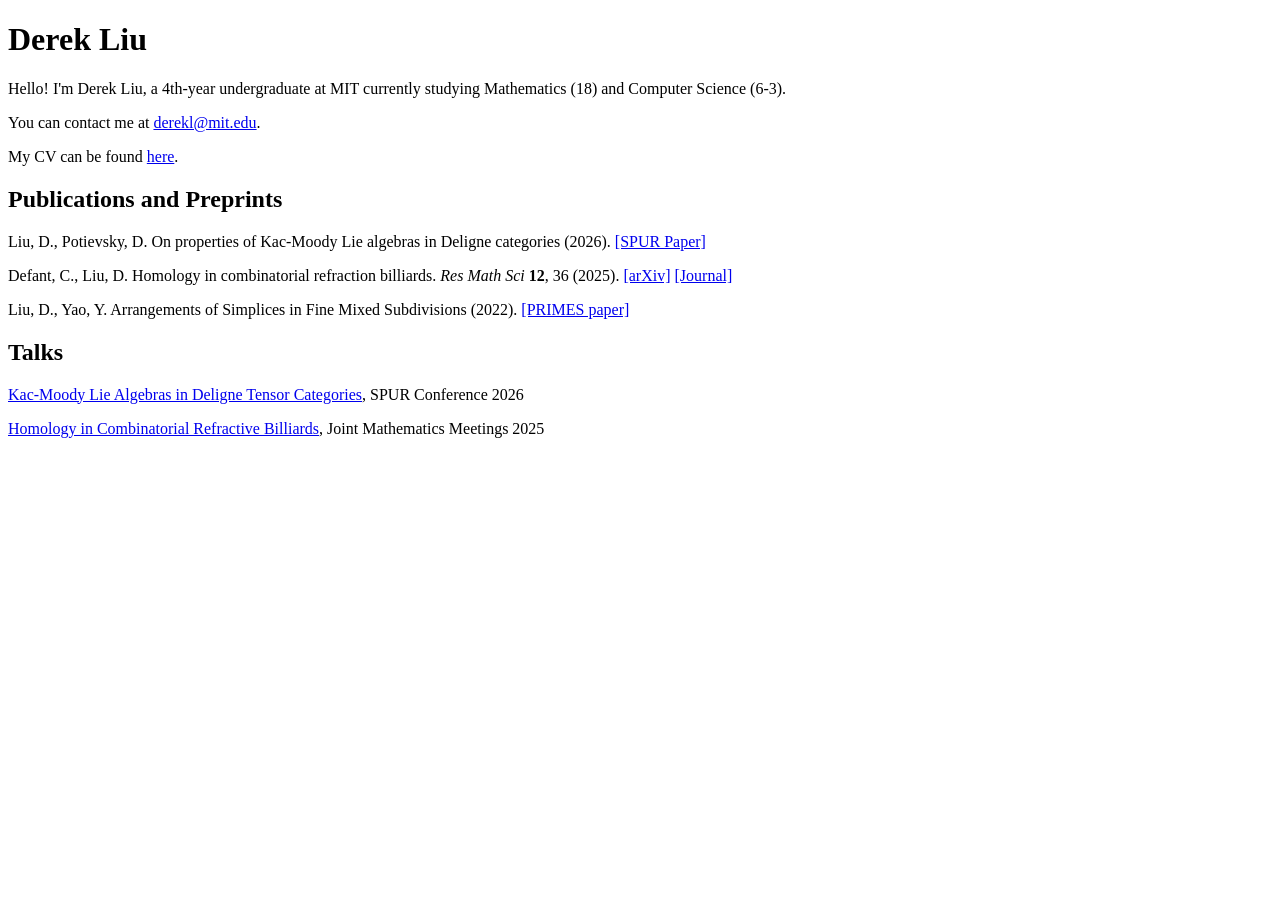
<file: index.html>
<!DOCTYPE html>
<html>

<head>
  <title>Derek Liu</title>
</head>

<body>
  <h1>Derek Liu</h1>

  <p>Hello! I'm Derek Liu, a 4th-year undergraduate at MIT currently studying Mathematics (18) and Computer Science
    (6-3). </p>
  <p>You can contact me at <a href=mailto:derekl@mit.edu>derekl@mit.edu</a>.</p>
  <p>My CV can be found <a href=files/resume102826.pdf>here</a>.</p>

  <h2>Publications and Preprints</h2>
  <p>Liu, D., Potievsky, D. On properties of Kac-Moody Lie algebras in Deligne categories (2026). <a
      href="papers/spurpaper.pdf">[SPUR Paper]</a></p>
  <p>Defant, C., Liu, D. Homology in combinatorial refraction billiards. <i>Res Math Sci</i> <b>12</b>, 36 (2025). <a
      href=https://arxiv.org/abs/2502.06013>[arXiv]</a> <a href=https://doi.org/10.1007/s40687-025-00524-8>[Journal]</a>
  </p>
  <p>Liu, D., Yao, Y. Arrangements of Simplices in Fine Mixed Subdivisions (2022). <a
      href=https://math.mit.edu/research/highschool/primes/materials/2022/Liu-Yao.pdf>[PRIMES paper]</a></p>

  <h2>Talks</h2>
  <p><a href=slides/spurslides.pdf>Kac-Moody Lie Algebras in Deligne Tensor Categories</a>, SPUR Conference 2026</p>
  <p><a href=slides/Homology_in_Combinatorial_Refractive_Billiards_JMM_2025_Slides.pdf>Homology in Combinatorial
      Refractive Billiards</a>, Joint Mathematics Meetings 2025</p>

</body>
</file>
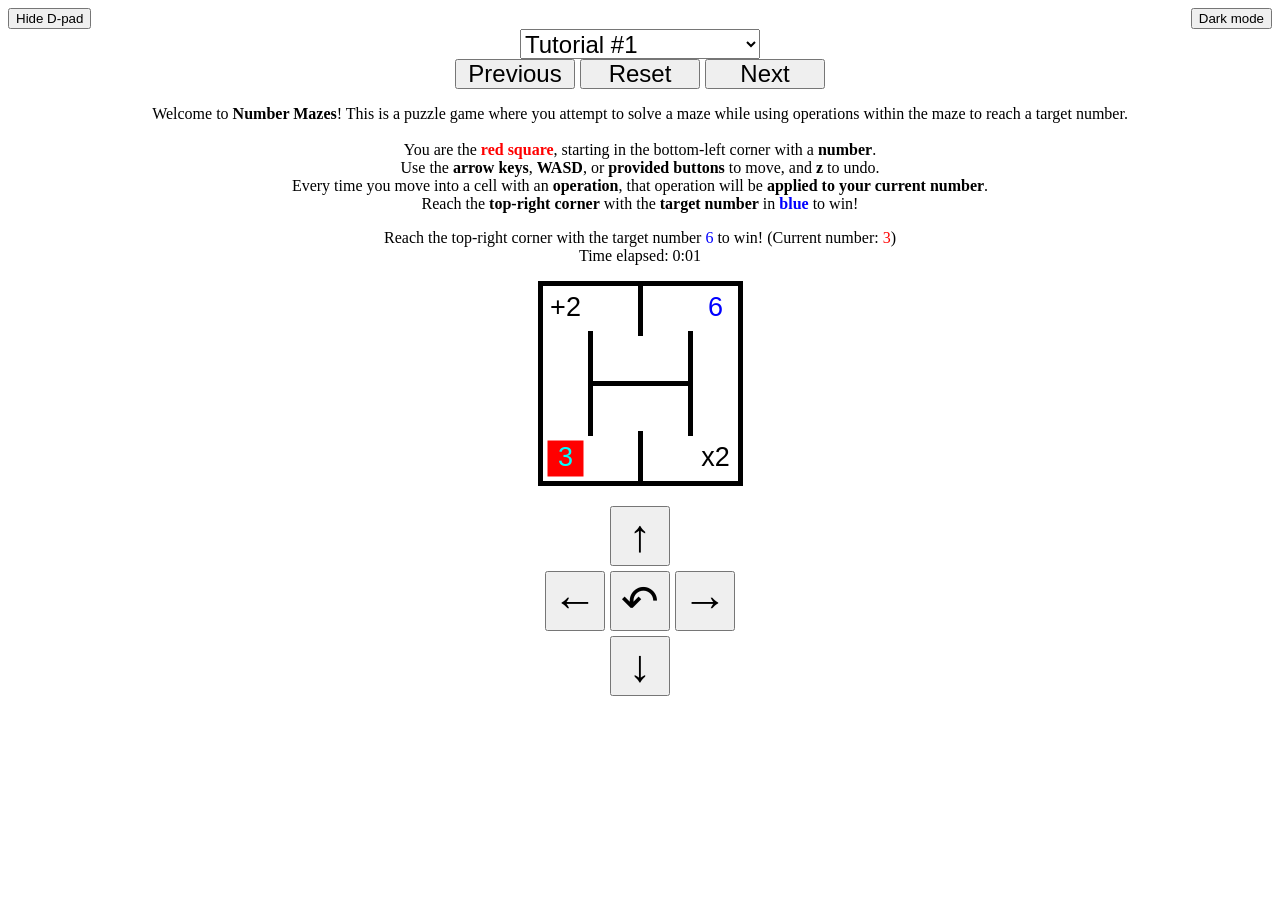
<file: number-maze/index.html>
<!DOCTYPE html>
<html>

<head>
    <title>Number Maze</title>
    <link rel="stylesheet" href="style.css">
    <meta name="viewport" content="width=device-width, initial-scale=1.0">
</head>

<body>
    <div id="verticalWrapper">
        <div id="topButtons">
            <button id="hideControlsButton">Hide D-pad</button>
            <button id="darkModeButton">Dark mode</button>
        </div>
        <select id="levelSelect"></select>
        <div id="levelButtons">
            <button id="previousLevel">Previous</button>
            <button id="resetLevel">Reset</button>
            <button id="nextLevel">Next</button>
        </div>

        <p id="introText"></p>
        <p id="status"></p>
        <p id="timeText"></p>

        <canvas id="game" width="600" height="600"></canvas>

        <div id="controls">
            <button id="upButton">↑</button>
            <button id="leftButton">←</button>
            <button id="undoButton">↶</button>
            <button id="rightButton">→</button>
            <button id="downButton">↓</button>
        </div>

    </div>

    <script src="mazes_list.js"></script>
    <script src="maze.js"></script>
</body>
</file>
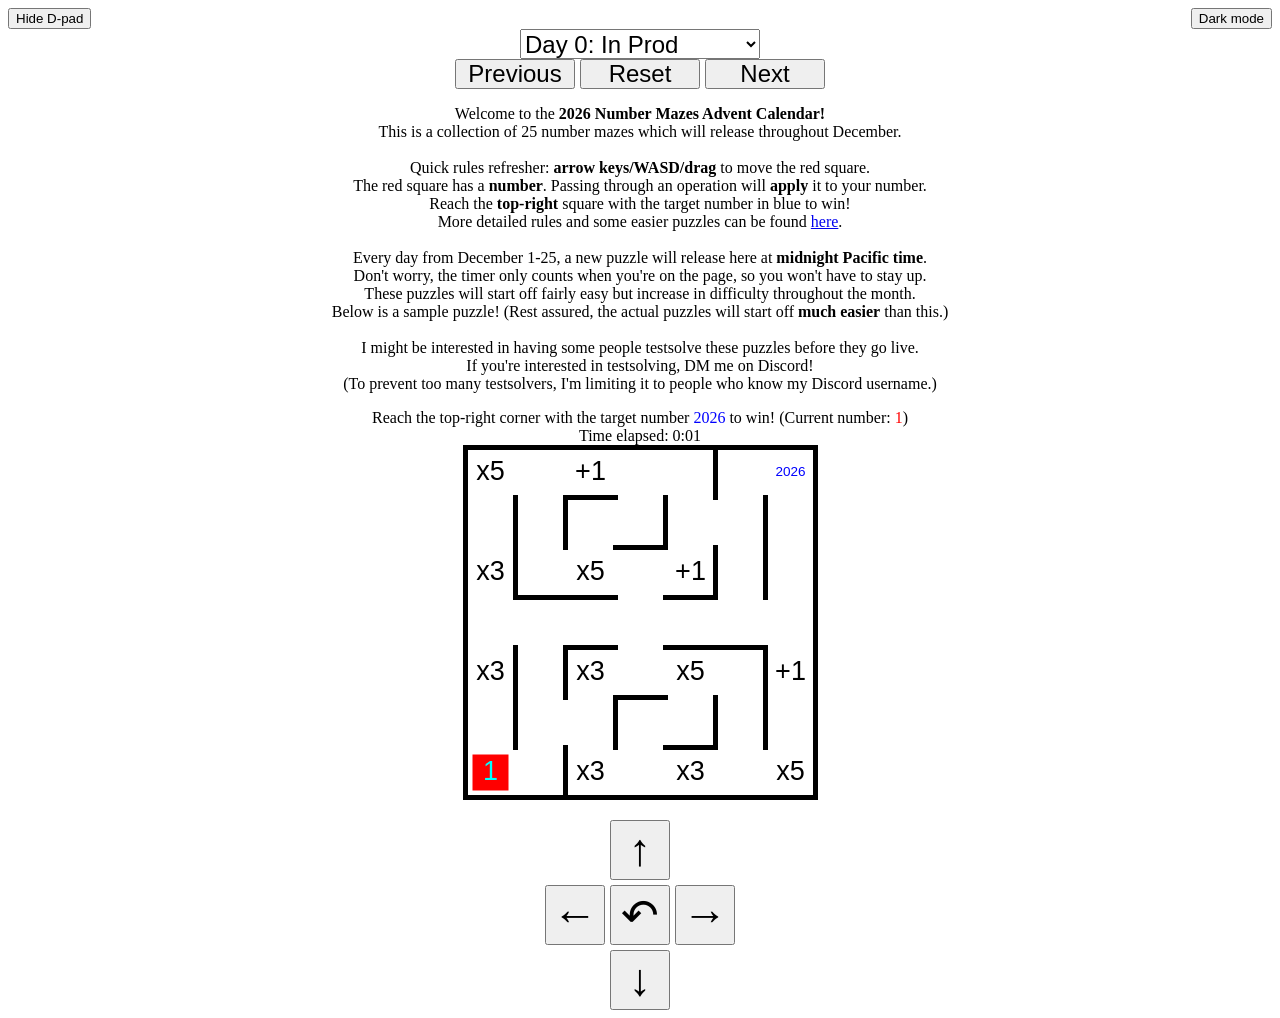
<file: number-maze/advent-2026/index.html>
<!DOCTYPE html>
<html>

<head>
    <title>Number Maze</title>
    <link rel="stylesheet" href="style.css">
    <meta name="viewport" content="width=device-width, initial-scale=1.0">
</head>

<body>
    <div id="verticalWrapper">
        <div id="topButtons">
            <button id="hideControlsButton">Hide D-pad</button>
            <button id="darkModeButton">Dark mode</button>
        </div>
        <select id="levelSelect"></select>
        <div id="levelButtons">
            <button id="previousLevel">Previous</button>
            <button id="resetLevel">Reset</button>
            <button id="nextLevel">Next</button>
        </div>

        <p id="introText"></p>
        <p id="status"></p>
        <div id="solveInfo">
            <p id="timeText"></p>
            <button id="share">Share</button>
        </div>

        <canvas id="game" width="600" height="600"></canvas>

        <div id="controls">
            <button id="upButton">↑</button>
            <button id="leftButton">←</button>
            <button id="undoButton">↶</button>
            <button id="rightButton">→</button>
            <button id="downButton">↓</button>
        </div>

    </div>

    <script src="mazes_list.js"></script>
    <script src="maze.js"></script>
</body>
</file>
<file: number-maze/style.css>
body {
    background-color: white;
    color: black;
}

body.dark {
    background-color: black;
    color: white;
}

#topButtons {
    width: 100%;
    display: flex;
    justify-content: space-between;
}

#levelSelect {
    width: 240px;
    height: 30px;
    font-size: 24px;

    display: flex;
    justify-content: center;
    align-items: center;
}

#levelButtons {
    display: grid;
    grid-template-columns: 120px 120px 120px;
    grid-template-rows: 30px;
    gap: 5px;
}

#previousLevel {
    grid-column: 1;
    grid-row: 1;
}

#resetLevel {
    grid-column: 2;
    grid-row: 1;
}

#nextLevel {
    grid-column: 3;
    grid-row: 1;
}


#levelButtons button {
    width: 120px;
    height: 30px;
    font-size: 24px;

    display: flex;
    justify-content: center;
    align-items: center;
}

#introText {
    white-space: pre-line;
    text-align: center;
    max-width: 90vw;
    overflow-wrap: break-word;
    margin-bottom: 0px;
}

#status {
    white-space: pre-line;
    text-align: center;
    max-width: 90vw;
    overflow-wrap: break-word;
    margin-bottom: 0px;
}

#timeText {
    white-space: pre-line;
    text-align: center;
    max-width: 90vw;
    overflow-wrap: break-word;
    margin-top: 0px;
}

#verticalWrapper {
    display: flex;
    flex-direction: column;
    align-items: center;
}

#game {
    touch-action: none;
}

#controls {
    display: grid;
    grid-template-columns: 60px 60px 60px;
    grid-template-rows: 60px 60px 60px;
    gap: 5px;
}

#controls.hidden {
    display: none;
}

#upButton {
    grid-column: 2;
    grid-row: 1;
}

#leftButton {
    grid-column: 1;
    grid-row: 2;
}

#rightButton {
    grid-column: 3;
    grid-row: 2;
}

#downButton {
    grid-column: 2;
    grid-row: 3;
}

#undoButton {
    grid-column: 2;
    grid-row: 2;
}

#controls button {
    width: 60px;
    height: 60px;
    font-size: 45px;

    display: flex;
    justify-content: center;
    align-items: center;

    padding: 0;
    box-sizing: border-box;

    touch-action: manipulation;
}

#controls {
    margin-top: 20px;
}
</file>
<file: number-maze/advent-2026/style.css>
body {
    background-color: white;
    color: black;
}

body.dark {
    background-color: black;
    color: white;
}

#topButtons {
    width: 100%;
    display: flex;
    justify-content: space-between;
}

#levelSelect {
    width: 240px;
    height: 30px;
    font-size: 24px;

    display: flex;
    justify-content: center;
    align-items: center;
}

#levelButtons {
    display: grid;
    grid-template-columns: 120px 120px 120px;
    grid-template-rows: 30px;
    gap: 5px;
}

#previousLevel {
    grid-column: 1;
    grid-row: 1;
}

#resetLevel {
    grid-column: 2;
    grid-row: 1;
}

#nextLevel {
    grid-column: 3;
    grid-row: 1;
}

#levelButtons button {
    width: 120px;
    height: 30px;
    font-size: 24px;

    display: flex;
    justify-content: center;
    align-items: center;
}

#introText {
    white-space: pre-line;
    text-align: center;
    max-width: 90vw;
    overflow-wrap: break-word;
    margin-bottom: 0px;
}

#status {
    white-space: pre-line;
    text-align: center;
    max-width: 90vw;
    overflow-wrap: break-word;
    margin-bottom: 0px;
}

#solveInfo {
    display: flex;
    align-items: center;
    gap: 10px;
}

#share {
    height: 15px;
    font-size: 8pt;
}

#share.hidden {
    display: none;
}

#timeText {
    white-space: pre-line;
    text-align: center;
    max-width: 90vw;
    overflow-wrap: break-word;
    margin-top: 0px;
    margin: 0px;
}

#verticalWrapper {
    display: flex;
    flex-direction: column;
    align-items: center;
}

#game {
    touch-action: none;
}

#controls {
    display: grid;
    grid-template-columns: 60px 60px 60px;
    grid-template-rows: 60px 60px 60px;
    gap: 5px;
}

#controls.hidden {
    display: none;
}

#upButton {
    grid-column: 2;
    grid-row: 1;
}

#leftButton {
    grid-column: 1;
    grid-row: 2;
}

#rightButton {
    grid-column: 3;
    grid-row: 2;
}

#downButton {
    grid-column: 2;
    grid-row: 3;
}

#undoButton {
    grid-column: 2;
    grid-row: 2;
}

#controls button {
    width: 60px;
    height: 60px;
    font-size: 45px;

    display: flex;
    justify-content: center;
    align-items: center;

    padding: 0;
    box-sizing: border-box;

    touch-action: manipulation;
}

#controls {
    margin-top: 20px;
}
</file>
